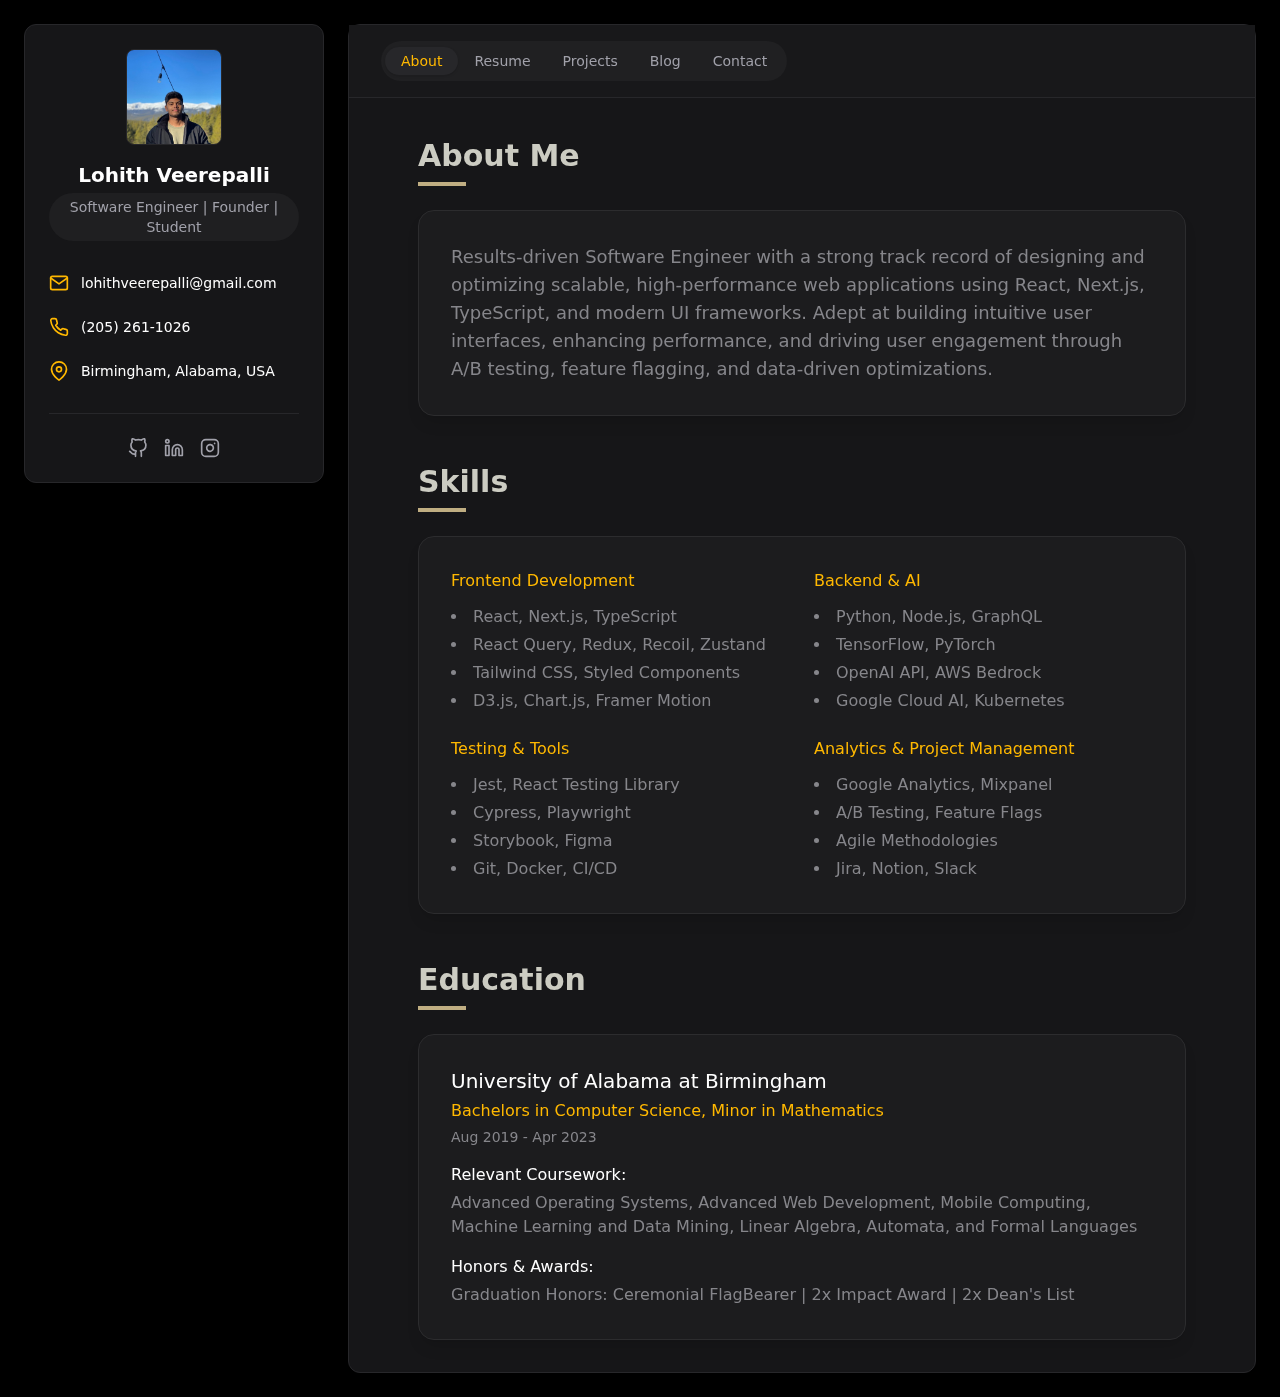
<file: index.html>
<!DOCTYPE html><html lang="en"><head><meta charSet="utf-8"/><meta name="viewport" content="width=device-width, initial-scale=1"/><link rel="preload" as="image" href="/images/1664554723158.jpeg"/><link rel="stylesheet" href="/_next/static/css/89401bded8814b64.css" data-precedence="next"/><link rel="preload" as="script" fetchPriority="low" href="/_next/static/chunks/webpack-ca91b70416cab134.js"/><script src="/_next/static/chunks/4bd1b696-a126eb5db2f70e9f.js" async=""></script><script src="/_next/static/chunks/684-ede138712a35fc87.js" async=""></script><script src="/_next/static/chunks/main-app-2243af217ab81096.js" async=""></script><script src="/_next/static/chunks/671-0e4f66749d748624.js" async=""></script><script src="/_next/static/chunks/app/layout-4f431a79f7c3280d.js" async=""></script><script src="/_next/static/chunks/340-f887e76f21ef2383.js" async=""></script><script src="/_next/static/chunks/app/page-25353832c3f336d0.js" async=""></script><title>Venkata Veerepalli - Portfolio</title><meta name="description" content="Software Engineer | Founder | Student"/><script src="/_next/static/chunks/polyfills-42372ed130431b0a.js" noModule=""></script></head><body><div class="flex flex-col min-h-screen"><main class="flex-1"><div class="min-h-screen bg-black p-4 md:p-6"><div class="flex flex-col lg:flex-row gap-6 max-w-7xl mx-auto"><div class="w-[300px] lg:sticky lg:top-6 lg:self-start"><div class="rounded-xl border text-card-foreground shadow bg-zinc-900/90 border-zinc-800 overflow-hidden"><div class="p-6"><div class="flex flex-col items-center text-center"><img src="/images/1664554723158.jpeg" alt="Lohith Veerepalli" class="w-24 h-24 rounded-lg object-cover border border-zinc-800"/><h1 class="mt-4 text-xl font-semibold text-white">Lohith Veerepalli</h1><div class="text-zinc-400 text-sm mt-1 bg-zinc-800/50 px-4 py-1 rounded-full">Software Engineer | Founder | Student</div></div><div class="mt-8 space-y-6"><div class="flex items-center space-x-3"><svg xmlns="http://www.w3.org/2000/svg" viewBox="0 0 24 24" fill="none" stroke="currentColor" stroke-width="2" stroke-linecap="round" stroke-linejoin="round" class="w-5 h-5 text-[#FFB800]"><path d="M4 4h16c1.1 0 2 .9 2 2v12c0 1.1-.9 2-2 2H4c-1.1 0-2-.9-2-2V6c0-1.1.9-2 2-2z"></path><polyline points="22,6 12,13 2,6"></polyline></svg><a href="mailto:lohithveerepalli@gmail.com" class="text-sm text-white hover:text-[#FFB800] transition-colors">lohithveerepalli@gmail.com</a></div><div class="flex items-center space-x-3"><svg xmlns="http://www.w3.org/2000/svg" viewBox="0 0 24 24" fill="none" stroke="currentColor" stroke-width="2" stroke-linecap="round" stroke-linejoin="round" class="w-5 h-5 text-[#FFB800]"><path d="M22 16.92v3a2 2 0 0 1-2.18 2 19.79 19.79 0 0 1-8.63-3.07 19.5 19.5 0 0 1-6-6 19.79 19.79 0 0 1-3.07-8.67A2 2 0 0 1 4.11 2h3a2 2 0 0 1 2 1.72 12.84 12.84 0 0 0 .7 2.81 2 2 0 0 1-.45 2.11L8.09 9.91a16 16 0 0 0 6 6l1.27-1.27a2 2 0 0 1 2.11-.45 12.84 12.84 0 0 0 2.81.7A2 2 0 0 1 22 16.92z"></path></svg><a href="tel:2052611026" class="text-sm text-white hover:text-[#FFB800] transition-colors">(205) 261-1026</a></div><div class="flex items-center space-x-3"><svg xmlns="http://www.w3.org/2000/svg" viewBox="0 0 24 24" fill="none" stroke="currentColor" stroke-width="2" stroke-linecap="round" stroke-linejoin="round" class="w-5 h-5 text-[#FFB800]"><path d="M21 10c0 7-9 13-9 13s-9-6-9-13a9 9 0 0 1 18 0z"></path><circle cx="12" cy="10" r="3"></circle></svg><span class="text-sm text-white">Birmingham, Alabama, USA</span></div></div><div class="mt-8 pt-6 border-t border-zinc-800 flex justify-center space-x-4"><a href="https://github.com/lohith-3" target="_blank" rel="noopener noreferrer" class="text-zinc-400 hover:text-[#FFB800] transition-colors"><svg xmlns="http://www.w3.org/2000/svg" viewBox="0 0 24 24" fill="none" stroke="currentColor" stroke-width="2" stroke-linecap="round" stroke-linejoin="round" class="w-5 h-5"><path d="M9 19c-5 1.5-5-2.5-7-3m14 6v-3.87a3.37 3.37 0 0 0-.94-2.61c3.14-.35 6.44-1.54 6.44-7A5.44 5.44 0 0 0 20 4.77 5.07 5.07 0 0 0 19.91 1S18.73.65 16 2.48a13.38 13.38 0 0 0-7 0C6.27.65 5.09 1 5.09 1A5.07 5.07 0 0 0 5 4.77a5.44 5.44 0 0 0-1.5 3.78c0 5.42 3.3 6.61 6.44 7A3.37 3.37 0 0 0 9 18.13V22"></path></svg></a><a href="https://www.linkedin.com/in/lohith7" target="_blank" rel="noopener noreferrer" class="text-zinc-400 hover:text-[#FFB800] transition-colors"><svg xmlns="http://www.w3.org/2000/svg" viewBox="0 0 24 24" fill="none" stroke="currentColor" stroke-width="2" stroke-linecap="round" stroke-linejoin="round" class="w-5 h-5"><path d="M16 8a6 6 0 0 1 6 6v7h-4v-7a2 2 0 0 0-2-2 2 2 0 0 0-2 2v7h-4v-7a6 6 0 0 1 6-6z"></path><rect x="2" y="9" width="4" height="12"></rect><circle cx="4" cy="4" r="2"></circle></svg></a><a href="https://instagram.com" target="_blank" rel="noopener noreferrer" class="text-zinc-400 hover:text-[#FFB800] transition-colors"><svg xmlns="http://www.w3.org/2000/svg" viewBox="0 0 24 24" fill="none" stroke="currentColor" stroke-width="2" stroke-linecap="round" stroke-linejoin="round" class="w-5 h-5"><rect x="2" y="2" width="20" height="20" rx="5" ry="5"></rect><path d="M16 11.37A4 4 0 1 1 12.63 8 4 4 0 0 1 16 11.37z"></path><line x1="17.5" y1="6.5" x2="17.51" y2="6.5"></line></svg></a></div></div></div></div><div class="flex-1"><div class="rounded-xl border text-card-foreground shadow bg-zinc-900/90 border-zinc-800"><div dir="ltr" data-orientation="horizontal" class="w-full"><div class="sticky top-0 z-10 px-4 md:px-8 py-4 border-b border-zinc-800 bg-zinc-900/90 backdrop-blur-xl"><div role="tablist" aria-orientation="horizontal" class="inline-flex h-10 items-center justify-center rounded-full bg-zinc-800/50 p-1 text-zinc-400" tabindex="-1" data-orientation="horizontal" style="outline:none"><button type="button" role="tab" aria-selected="true" aria-controls="radix-«Rhrb»-content-about" data-state="active" id="radix-«Rhrb»-trigger-about" class="inline-flex items-center justify-center whitespace-nowrap py-1 text-sm font-medium ring-offset-background transition-all focus-visible:outline-none focus-visible:ring-2 focus-visible:ring-ring focus-visible:ring-offset-2 disabled:pointer-events-none disabled:opacity-50 data-[state=active]:shadow px-4 rounded-full data-[state=active]:text-[#FFB800] data-[state=active]:bg-zinc-800" tabindex="-1" data-orientation="horizontal" data-radix-collection-item="">About</button><button type="button" role="tab" aria-selected="false" aria-controls="radix-«Rhrb»-content-resume" data-state="inactive" id="radix-«Rhrb»-trigger-resume" class="inline-flex items-center justify-center whitespace-nowrap py-1 text-sm font-medium ring-offset-background transition-all focus-visible:outline-none focus-visible:ring-2 focus-visible:ring-ring focus-visible:ring-offset-2 disabled:pointer-events-none disabled:opacity-50 data-[state=active]:shadow px-4 rounded-full data-[state=active]:text-[#FFB800] data-[state=active]:bg-zinc-800" tabindex="-1" data-orientation="horizontal" data-radix-collection-item="">Resume</button><button type="button" role="tab" aria-selected="false" aria-controls="radix-«Rhrb»-content-projects" data-state="inactive" id="radix-«Rhrb»-trigger-projects" class="inline-flex items-center justify-center whitespace-nowrap py-1 text-sm font-medium ring-offset-background transition-all focus-visible:outline-none focus-visible:ring-2 focus-visible:ring-ring focus-visible:ring-offset-2 disabled:pointer-events-none disabled:opacity-50 data-[state=active]:shadow px-4 rounded-full data-[state=active]:text-[#FFB800] data-[state=active]:bg-zinc-800" tabindex="-1" data-orientation="horizontal" data-radix-collection-item="">Projects</button><button type="button" role="tab" aria-selected="false" aria-controls="radix-«Rhrb»-content-blog" data-state="inactive" id="radix-«Rhrb»-trigger-blog" class="inline-flex items-center justify-center whitespace-nowrap py-1 text-sm font-medium ring-offset-background transition-all focus-visible:outline-none focus-visible:ring-2 focus-visible:ring-ring focus-visible:ring-offset-2 disabled:pointer-events-none disabled:opacity-50 data-[state=active]:shadow px-4 rounded-full data-[state=active]:text-[#FFB800] data-[state=active]:bg-zinc-800" tabindex="-1" data-orientation="horizontal" data-radix-collection-item="">Blog</button><button type="button" role="tab" aria-selected="false" aria-controls="radix-«Rhrb»-content-contact" data-state="inactive" id="radix-«Rhrb»-trigger-contact" class="inline-flex items-center justify-center whitespace-nowrap py-1 text-sm font-medium ring-offset-background transition-all focus-visible:outline-none focus-visible:ring-2 focus-visible:ring-ring focus-visible:ring-offset-2 disabled:pointer-events-none disabled:opacity-50 data-[state=active]:shadow px-4 rounded-full data-[state=active]:text-[#FFB800] data-[state=active]:bg-zinc-800" tabindex="-1" data-orientation="horizontal" data-radix-collection-item="">Contact</button></div></div><div class="p-6 md:p-8"><div data-state="active" data-orientation="horizontal" role="tabpanel" aria-labelledby="radix-«Rhrb»-trigger-about" id="radix-«Rhrb»-content-about" tabindex="0" class="mt-2 ring-offset-background focus-visible:outline-none focus-visible:ring-2 focus-visible:ring-ring focus-visible:ring-offset-2" style="animation-duration:0s"><div class="space-y-12 px-4"><section class="animate-fadeIn max-w-3xl mx-auto" style="animation-delay:0.1s"><h2 class="section-heading text-3xl font-semibold mb-6">About Me</h2><div class="text-card-foreground bg-[#1C1C1E] border border-[#2C2C2E] shadow-lg rounded-2xl overflow-hidden backdrop-blur-sm"><div class="p-8"><div class="text-[#86868B] space-y-4 text-lg"><p>Results-driven Software Engineer with a strong track record of designing and optimizing scalable, high-performance web applications using React, Next.js, TypeScript, and modern UI frameworks. Adept at building intuitive user interfaces, enhancing performance, and driving user engagement through A/B testing, feature flagging, and data-driven optimizations.</p></div></div></div></section><section class="animate-fadeIn max-w-3xl mx-auto" style="animation-delay:0.2s"><h2 class="section-heading text-3xl font-semibold mb-6">Skills</h2><div class="text-card-foreground bg-[#1C1C1E] border border-[#2C2C2E] shadow-lg rounded-2xl overflow-hidden backdrop-blur-sm"><div class="p-8"><div class="grid grid-cols-1 md:grid-cols-2 gap-6 text-[#86868B]"><div><h3 class="text-[#FFB800] font-medium mb-3">Frontend Development</h3><ul class="list-disc list-inside space-y-1"><li>React, Next.js, TypeScript</li><li>React Query, Redux, Recoil, Zustand</li><li>Tailwind CSS, Styled Components</li><li>D3.js, Chart.js, Framer Motion</li></ul></div><div><h3 class="text-[#FFB800] font-medium mb-3">Backend &amp; AI</h3><ul class="list-disc list-inside space-y-1"><li>Python, Node.js, GraphQL</li><li>TensorFlow, PyTorch</li><li>OpenAI API, AWS Bedrock</li><li>Google Cloud AI, Kubernetes</li></ul></div><div><h3 class="text-[#FFB800] font-medium mb-3">Testing &amp; Tools</h3><ul class="list-disc list-inside space-y-1"><li>Jest, React Testing Library</li><li>Cypress, Playwright</li><li>Storybook, Figma</li><li>Git, Docker, CI/CD</li></ul></div><div><h3 class="text-[#FFB800] font-medium mb-3">Analytics &amp; Project Management</h3><ul class="list-disc list-inside space-y-1"><li>Google Analytics, Mixpanel</li><li>A/B Testing, Feature Flags</li><li>Agile Methodologies</li><li>Jira, Notion, Slack</li></ul></div></div></div></div></section><section class="animate-fadeIn max-w-3xl mx-auto" style="animation-delay:0.3s"><h2 class="section-heading text-3xl font-semibold mb-6">Education</h2><div class="text-card-foreground bg-[#1C1C1E] border border-[#2C2C2E] shadow-lg rounded-2xl overflow-hidden backdrop-blur-sm"><div class="p-8"><div class="text-[#86868B] space-y-4"><div><h3 class="text-white text-xl font-medium">University of Alabama at Birmingham</h3><p class="text-[#FFB800] mt-1">Bachelors in Computer Science, Minor in Mathematics</p><p class="text-sm mt-1">Aug 2019 - Apr 2023</p><div class="mt-4"><p class="font-medium text-white">Relevant Coursework:</p><p class="mt-1">Advanced Operating Systems, Advanced Web Development, Mobile Computing, Machine Learning and Data Mining, Linear Algebra, Automata, and Formal Languages</p></div><div class="mt-4"><p class="font-medium text-white">Honors &amp; Awards:</p><p class="mt-1">Graduation Honors: Ceremonial FlagBearer | 2x Impact Award | 2x Dean&#x27;s List</p></div></div></div></div></div></section></div></div><div data-state="inactive" data-orientation="horizontal" role="tabpanel" aria-labelledby="radix-«Rhrb»-trigger-resume" hidden="" id="radix-«Rhrb»-content-resume" tabindex="0" class="mt-2 ring-offset-background focus-visible:outline-none focus-visible:ring-2 focus-visible:ring-ring focus-visible:ring-offset-2"></div><div data-state="inactive" data-orientation="horizontal" role="tabpanel" aria-labelledby="radix-«Rhrb»-trigger-projects" hidden="" id="radix-«Rhrb»-content-projects" tabindex="0" class="mt-2 ring-offset-background focus-visible:outline-none focus-visible:ring-2 focus-visible:ring-ring focus-visible:ring-offset-2"></div><div data-state="inactive" data-orientation="horizontal" role="tabpanel" aria-labelledby="radix-«Rhrb»-trigger-blog" hidden="" id="radix-«Rhrb»-content-blog" tabindex="0" class="mt-2 ring-offset-background focus-visible:outline-none focus-visible:ring-2 focus-visible:ring-ring focus-visible:ring-offset-2"></div><div data-state="inactive" data-orientation="horizontal" role="tabpanel" aria-labelledby="radix-«Rhrb»-trigger-contact" hidden="" id="radix-«Rhrb»-content-contact" tabindex="0" class="mt-2 ring-offset-background focus-visible:outline-none focus-visible:ring-2 focus-visible:ring-ring focus-visible:ring-offset-2"></div></div></div></div></div></div></div></main></div><section aria-label="Notifications alt+T" tabindex="-1" aria-live="polite" aria-relevant="additions text" aria-atomic="false"></section><script src="/_next/static/chunks/webpack-ca91b70416cab134.js" async=""></script><script>(self.__next_f=self.__next_f||[]).push([0])</script><script>self.__next_f.push([1,"1:\"$Sreact.fragment\"\n2:I[7555,[],\"\"]\n3:I[1295,[],\"\"]\n4:I[6671,[\"671\",\"static/chunks/671-0e4f66749d748624.js\",\"177\",\"static/chunks/app/layout-4f431a79f7c3280d.js\"],\"Toaster\"]\n5:I[894,[],\"ClientPageRoot\"]\n6:I[9443,[\"340\",\"static/chunks/340-f887e76f21ef2383.js\",\"974\",\"static/chunks/app/page-25353832c3f336d0.js\"],\"default\"]\n9:I[9665,[],\"OutletBoundary\"]\nc:I[9665,[],\"ViewportBoundary\"]\ne:I[9665,[],\"MetadataBoundary\"]\n10:I[6614,[],\"\"]\n:HL[\"/_next/static/css/89401bded8814b64.css\",\"style\"]\n"])</script><script>self.__next_f.push([1,"0:{\"P\":null,\"b\":\"sCTkH-e2M9404tGJoNjQl\",\"p\":\"\",\"c\":[\"\",\"\"],\"i\":false,\"f\":[[[\"\",{\"children\":[\"__PAGE__\",{}]},\"$undefined\",\"$undefined\",true],[\"\",[\"$\",\"$1\",\"c\",{\"children\":[[[\"$\",\"link\",\"0\",{\"rel\":\"stylesheet\",\"href\":\"/_next/static/css/89401bded8814b64.css\",\"precedence\":\"next\",\"crossOrigin\":\"$undefined\",\"nonce\":\"$undefined\"}]],[\"$\",\"html\",null,{\"lang\":\"en\",\"children\":[\"$\",\"body\",null,{\"children\":[[\"$\",\"div\",null,{\"className\":\"flex flex-col min-h-screen\",\"children\":[\"$\",\"main\",null,{\"className\":\"flex-1\",\"children\":[\"$\",\"$L2\",null,{\"parallelRouterKey\":\"children\",\"error\":\"$undefined\",\"errorStyles\":\"$undefined\",\"errorScripts\":\"$undefined\",\"template\":[\"$\",\"$L3\",null,{}],\"templateStyles\":\"$undefined\",\"templateScripts\":\"$undefined\",\"notFound\":[[[\"$\",\"title\",null,{\"children\":\"404: This page could not be found.\"}],[\"$\",\"div\",null,{\"style\":{\"fontFamily\":\"system-ui,\\\"Segoe UI\\\",Roboto,Helvetica,Arial,sans-serif,\\\"Apple Color Emoji\\\",\\\"Segoe UI Emoji\\\"\",\"height\":\"100vh\",\"textAlign\":\"center\",\"display\":\"flex\",\"flexDirection\":\"column\",\"alignItems\":\"center\",\"justifyContent\":\"center\"},\"children\":[\"$\",\"div\",null,{\"children\":[[\"$\",\"style\",null,{\"dangerouslySetInnerHTML\":{\"__html\":\"body{color:#000;background:#fff;margin:0}.next-error-h1{border-right:1px solid rgba(0,0,0,.3)}@media (prefers-color-scheme:dark){body{color:#fff;background:#000}.next-error-h1{border-right:1px solid rgba(255,255,255,.3)}}\"}}],[\"$\",\"h1\",null,{\"className\":\"next-error-h1\",\"style\":{\"display\":\"inline-block\",\"margin\":\"0 20px 0 0\",\"padding\":\"0 23px 0 0\",\"fontSize\":24,\"fontWeight\":500,\"verticalAlign\":\"top\",\"lineHeight\":\"49px\"},\"children\":404}],[\"$\",\"div\",null,{\"style\":{\"display\":\"inline-block\"},\"children\":[\"$\",\"h2\",null,{\"style\":{\"fontSize\":14,\"fontWeight\":400,\"lineHeight\":\"49px\",\"margin\":0},\"children\":\"This page could not be found.\"}]}]]}]}]],[]],\"forbidden\":\"$undefined\",\"unauthorized\":\"$undefined\"}]}]}],[\"$\",\"$L4\",null,{\"position\":\"bottom-right\"}]]}]}]]}],{\"children\":[\"__PAGE__\",[\"$\",\"$1\",\"c\",{\"children\":[[\"$\",\"$L5\",null,{\"Component\":\"$6\",\"searchParams\":{},\"params\":{},\"promises\":[\"$@7\",\"$@8\"]}],\"$undefined\",null,[\"$\",\"$L9\",null,{\"children\":[\"$La\",\"$Lb\",null]}]]}],{},null,false]},null,false],[\"$\",\"$1\",\"h\",{\"children\":[null,[\"$\",\"$1\",\"Vja93_wwWiQLKySbBxl02\",{\"children\":[[\"$\",\"$Lc\",null,{\"children\":\"$Ld\"}],null]}],[\"$\",\"$Le\",null,{\"children\":\"$Lf\"}]]}],false]],\"m\":\"$undefined\",\"G\":[\"$10\",\"$undefined\"],\"s\":false,\"S\":true}\n"])</script><script>self.__next_f.push([1,"7:{}\n8:{}\n"])</script><script>self.__next_f.push([1,"d:[[\"$\",\"meta\",\"0\",{\"charSet\":\"utf-8\"}],[\"$\",\"meta\",\"1\",{\"name\":\"viewport\",\"content\":\"width=device-width, initial-scale=1\"}]]\na:null\n"])</script><script>self.__next_f.push([1,"b:null\nf:[[\"$\",\"title\",\"0\",{\"children\":\"Venkata Veerepalli - Portfolio\"}],[\"$\",\"meta\",\"1\",{\"name\":\"description\",\"content\":\"Software Engineer | Founder | Student\"}]]\n"])</script></body></html>
</file>
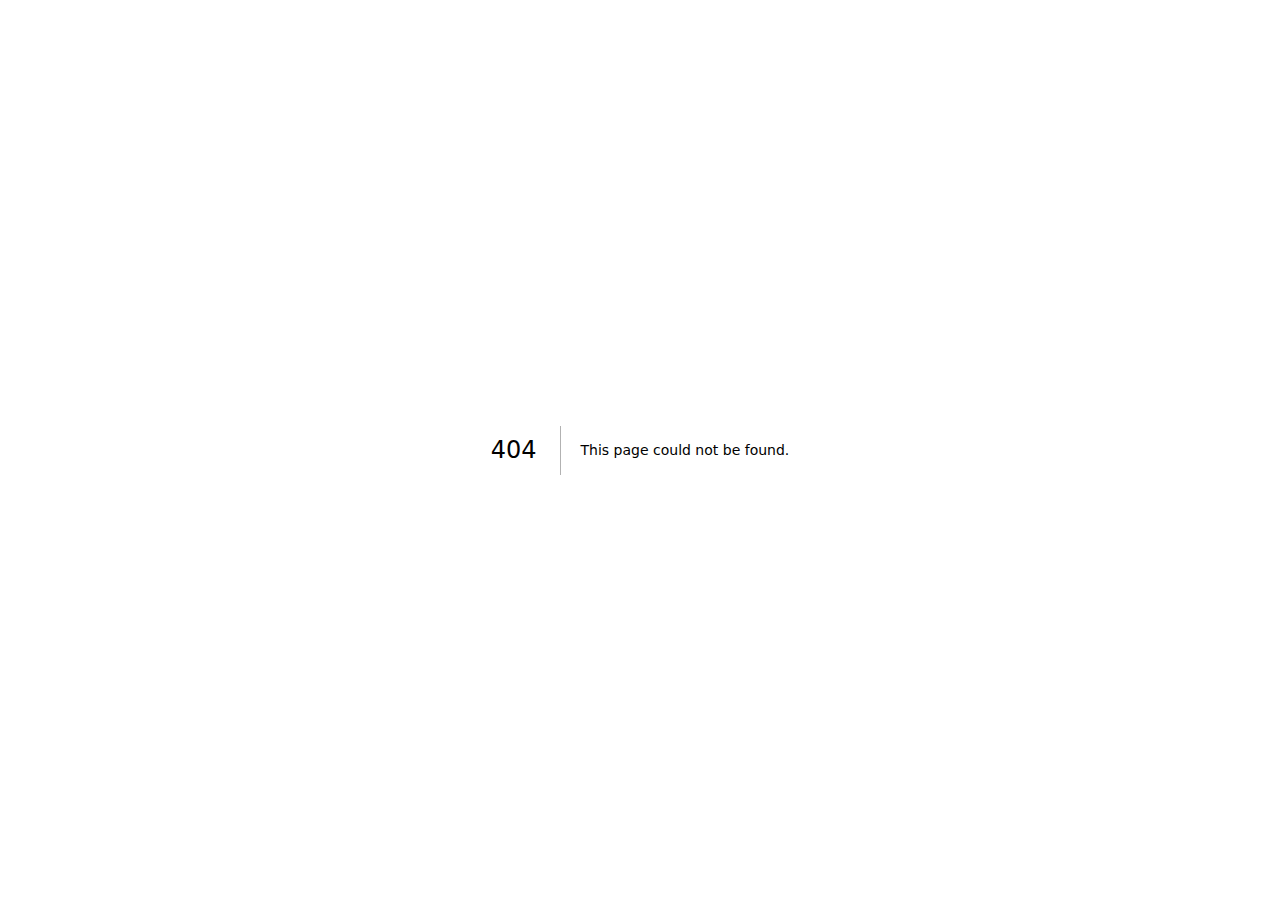
<file: 404/index.html>
<!DOCTYPE html><html lang="en"><head><meta charSet="utf-8"/><meta name="viewport" content="width=device-width, initial-scale=1"/><link rel="stylesheet" href="/_next/static/css/89401bded8814b64.css" data-precedence="next"/><link rel="preload" as="script" fetchPriority="low" href="/_next/static/chunks/webpack-ca91b70416cab134.js"/><script src="/_next/static/chunks/4bd1b696-a126eb5db2f70e9f.js" async=""></script><script src="/_next/static/chunks/684-ede138712a35fc87.js" async=""></script><script src="/_next/static/chunks/main-app-2243af217ab81096.js" async=""></script><script src="/_next/static/chunks/671-0e4f66749d748624.js" async=""></script><script src="/_next/static/chunks/app/layout-4f431a79f7c3280d.js" async=""></script><meta name="robots" content="noindex"/><title>404: This page could not be found.</title><title>Venkata Veerepalli - Portfolio</title><meta name="description" content="Software Engineer | Founder | Student"/><script src="/_next/static/chunks/polyfills-42372ed130431b0a.js" noModule=""></script></head><body><div class="flex flex-col min-h-screen"><main class="flex-1"><div style="font-family:system-ui,&quot;Segoe UI&quot;,Roboto,Helvetica,Arial,sans-serif,&quot;Apple Color Emoji&quot;,&quot;Segoe UI Emoji&quot;;height:100vh;text-align:center;display:flex;flex-direction:column;align-items:center;justify-content:center"><div><style>body{color:#000;background:#fff;margin:0}.next-error-h1{border-right:1px solid rgba(0,0,0,.3)}@media (prefers-color-scheme:dark){body{color:#fff;background:#000}.next-error-h1{border-right:1px solid rgba(255,255,255,.3)}}</style><h1 class="next-error-h1" style="display:inline-block;margin:0 20px 0 0;padding:0 23px 0 0;font-size:24px;font-weight:500;vertical-align:top;line-height:49px">404</h1><div style="display:inline-block"><h2 style="font-size:14px;font-weight:400;line-height:49px;margin:0">This page could not be found.</h2></div></div></div></main></div><section aria-label="Notifications alt+T" tabindex="-1" aria-live="polite" aria-relevant="additions text" aria-atomic="false"></section><script src="/_next/static/chunks/webpack-ca91b70416cab134.js" async=""></script><script>(self.__next_f=self.__next_f||[]).push([0])</script><script>self.__next_f.push([1,"1:\"$Sreact.fragment\"\n2:I[7555,[],\"\"]\n3:I[1295,[],\"\"]\n4:I[6671,[\"671\",\"static/chunks/671-0e4f66749d748624.js\",\"177\",\"static/chunks/app/layout-4f431a79f7c3280d.js\"],\"Toaster\"]\n5:I[9665,[],\"OutletBoundary\"]\n8:I[9665,[],\"ViewportBoundary\"]\na:I[9665,[],\"MetadataBoundary\"]\nc:I[6614,[],\"\"]\n:HL[\"/_next/static/css/89401bded8814b64.css\",\"style\"]\n"])</script><script>self.__next_f.push([1,"0:{\"P\":null,\"b\":\"sCTkH-e2M9404tGJoNjQl\",\"p\":\"\",\"c\":[\"\",\"_not-found\",\"\"],\"i\":false,\"f\":[[[\"\",{\"children\":[\"/_not-found\",{\"children\":[\"__PAGE__\",{}]}]},\"$undefined\",\"$undefined\",true],[\"\",[\"$\",\"$1\",\"c\",{\"children\":[[[\"$\",\"link\",\"0\",{\"rel\":\"stylesheet\",\"href\":\"/_next/static/css/89401bded8814b64.css\",\"precedence\":\"next\",\"crossOrigin\":\"$undefined\",\"nonce\":\"$undefined\"}]],[\"$\",\"html\",null,{\"lang\":\"en\",\"children\":[\"$\",\"body\",null,{\"children\":[[\"$\",\"div\",null,{\"className\":\"flex flex-col min-h-screen\",\"children\":[\"$\",\"main\",null,{\"className\":\"flex-1\",\"children\":[\"$\",\"$L2\",null,{\"parallelRouterKey\":\"children\",\"error\":\"$undefined\",\"errorStyles\":\"$undefined\",\"errorScripts\":\"$undefined\",\"template\":[\"$\",\"$L3\",null,{}],\"templateStyles\":\"$undefined\",\"templateScripts\":\"$undefined\",\"notFound\":[[[\"$\",\"title\",null,{\"children\":\"404: This page could not be found.\"}],[\"$\",\"div\",null,{\"style\":{\"fontFamily\":\"system-ui,\\\"Segoe UI\\\",Roboto,Helvetica,Arial,sans-serif,\\\"Apple Color Emoji\\\",\\\"Segoe UI Emoji\\\"\",\"height\":\"100vh\",\"textAlign\":\"center\",\"display\":\"flex\",\"flexDirection\":\"column\",\"alignItems\":\"center\",\"justifyContent\":\"center\"},\"children\":[\"$\",\"div\",null,{\"children\":[[\"$\",\"style\",null,{\"dangerouslySetInnerHTML\":{\"__html\":\"body{color:#000;background:#fff;margin:0}.next-error-h1{border-right:1px solid rgba(0,0,0,.3)}@media (prefers-color-scheme:dark){body{color:#fff;background:#000}.next-error-h1{border-right:1px solid rgba(255,255,255,.3)}}\"}}],[\"$\",\"h1\",null,{\"className\":\"next-error-h1\",\"style\":{\"display\":\"inline-block\",\"margin\":\"0 20px 0 0\",\"padding\":\"0 23px 0 0\",\"fontSize\":24,\"fontWeight\":500,\"verticalAlign\":\"top\",\"lineHeight\":\"49px\"},\"children\":404}],[\"$\",\"div\",null,{\"style\":{\"display\":\"inline-block\"},\"children\":[\"$\",\"h2\",null,{\"style\":{\"fontSize\":14,\"fontWeight\":400,\"lineHeight\":\"49px\",\"margin\":0},\"children\":\"This page could not be found.\"}]}]]}]}]],[]],\"forbidden\":\"$undefined\",\"unauthorized\":\"$undefined\"}]}]}],[\"$\",\"$L4\",null,{\"position\":\"bottom-right\"}]]}]}]]}],{\"children\":[\"/_not-found\",[\"$\",\"$1\",\"c\",{\"children\":[null,[\"$\",\"$L2\",null,{\"parallelRouterKey\":\"children\",\"error\":\"$undefined\",\"errorStyles\":\"$undefined\",\"errorScripts\":\"$undefined\",\"template\":[\"$\",\"$L3\",null,{}],\"templateStyles\":\"$undefined\",\"templateScripts\":\"$undefined\",\"notFound\":\"$undefined\",\"forbidden\":\"$undefined\",\"unauthorized\":\"$undefined\"}]]}],{\"children\":[\"__PAGE__\",[\"$\",\"$1\",\"c\",{\"children\":[[[\"$\",\"title\",null,{\"children\":\"404: This page could not be found.\"}],[\"$\",\"div\",null,{\"style\":\"$0:f:0:1:1:props:children:1:props:children:props:children:0:props:children:props:children:props:notFound:0:1:props:style\",\"children\":[\"$\",\"div\",null,{\"children\":[[\"$\",\"style\",null,{\"dangerouslySetInnerHTML\":{\"__html\":\"body{color:#000;background:#fff;margin:0}.next-error-h1{border-right:1px solid rgba(0,0,0,.3)}@media (prefers-color-scheme:dark){body{color:#fff;background:#000}.next-error-h1{border-right:1px solid rgba(255,255,255,.3)}}\"}}],[\"$\",\"h1\",null,{\"className\":\"next-error-h1\",\"style\":\"$0:f:0:1:1:props:children:1:props:children:props:children:0:props:children:props:children:props:notFound:0:1:props:children:props:children:1:props:style\",\"children\":404}],[\"$\",\"div\",null,{\"style\":\"$0:f:0:1:1:props:children:1:props:children:props:children:0:props:children:props:children:props:notFound:0:1:props:children:props:children:2:props:style\",\"children\":[\"$\",\"h2\",null,{\"style\":\"$0:f:0:1:1:props:children:1:props:children:props:children:0:props:children:props:children:props:notFound:0:1:props:children:props:children:2:props:children:props:style\",\"children\":\"This page could not be found.\"}]}]]}]}]],\"$undefined\",null,[\"$\",\"$L5\",null,{\"children\":[\"$L6\",\"$L7\",null]}]]}],{},null,false]},null,false]},null,false],[\"$\",\"$1\",\"h\",{\"children\":[[\"$\",\"meta\",null,{\"name\":\"robots\",\"content\":\"noindex\"}],[\"$\",\"$1\",\"6eLqvas-pmTnyhMELwf5E\",{\"children\":[[\"$\",\"$L8\",null,{\"children\":\"$L9\"}],null]}],[\"$\",\"$La\",null,{\"children\":\"$Lb\"}]]}],false]],\"m\":\"$undefined\",\"G\":[\"$c\",\"$undefined\"],\"s\":false,\"S\":true}\n"])</script><script>self.__next_f.push([1,"9:[[\"$\",\"meta\",\"0\",{\"charSet\":\"utf-8\"}],[\"$\",\"meta\",\"1\",{\"name\":\"viewport\",\"content\":\"width=device-width, initial-scale=1\"}]]\n6:null\n"])</script><script>self.__next_f.push([1,"7:null\nb:[[\"$\",\"title\",\"0\",{\"children\":\"Venkata Veerepalli - Portfolio\"}],[\"$\",\"meta\",\"1\",{\"name\":\"description\",\"content\":\"Software Engineer | Founder | Student\"}]]\n"])</script></body></html>
</file>
<file: _next/static/css/89401bded8814b64.css>
*,:after,:before{--tw-border-spacing-x:0;--tw-border-spacing-y:0;--tw-translate-x:0;--tw-translate-y:0;--tw-rotate:0;--tw-skew-x:0;--tw-skew-y:0;--tw-scale-x:1;--tw-scale-y:1;--tw-pan-x: ;--tw-pan-y: ;--tw-pinch-zoom: ;--tw-scroll-snap-strictness:proximity;--tw-gradient-from-position: ;--tw-gradient-via-position: ;--tw-gradient-to-position: ;--tw-ordinal: ;--tw-slashed-zero: ;--tw-numeric-figure: ;--tw-numeric-spacing: ;--tw-numeric-fraction: ;--tw-ring-inset: ;--tw-ring-offset-width:0px;--tw-ring-offset-color:#fff;--tw-ring-color:rgb(59 130 246/0.5);--tw-ring-offset-shadow:0 0 #0000;--tw-ring-shadow:0 0 #0000;--tw-shadow:0 0 #0000;--tw-shadow-colored:0 0 #0000;--tw-blur: ;--tw-brightness: ;--tw-contrast: ;--tw-grayscale: ;--tw-hue-rotate: ;--tw-invert: ;--tw-saturate: ;--tw-sepia: ;--tw-drop-shadow: ;--tw-backdrop-blur: ;--tw-backdrop-brightness: ;--tw-backdrop-contrast: ;--tw-backdrop-grayscale: ;--tw-backdrop-hue-rotate: ;--tw-backdrop-invert: ;--tw-backdrop-opacity: ;--tw-backdrop-saturate: ;--tw-backdrop-sepia: ;--tw-contain-size: ;--tw-contain-layout: ;--tw-contain-paint: ;--tw-contain-style: }::backdrop{--tw-border-spacing-x:0;--tw-border-spacing-y:0;--tw-translate-x:0;--tw-translate-y:0;--tw-rotate:0;--tw-skew-x:0;--tw-skew-y:0;--tw-scale-x:1;--tw-scale-y:1;--tw-pan-x: ;--tw-pan-y: ;--tw-pinch-zoom: ;--tw-scroll-snap-strictness:proximity;--tw-gradient-from-position: ;--tw-gradient-via-position: ;--tw-gradient-to-position: ;--tw-ordinal: ;--tw-slashed-zero: ;--tw-numeric-figure: ;--tw-numeric-spacing: ;--tw-numeric-fraction: ;--tw-ring-inset: ;--tw-ring-offset-width:0px;--tw-ring-offset-color:#fff;--tw-ring-color:rgb(59 130 246/0.5);--tw-ring-offset-shadow:0 0 #0000;--tw-ring-shadow:0 0 #0000;--tw-shadow:0 0 #0000;--tw-shadow-colored:0 0 #0000;--tw-blur: ;--tw-brightness: ;--tw-contrast: ;--tw-grayscale: ;--tw-hue-rotate: ;--tw-invert: ;--tw-saturate: ;--tw-sepia: ;--tw-drop-shadow: ;--tw-backdrop-blur: ;--tw-backdrop-brightness: ;--tw-backdrop-contrast: ;--tw-backdrop-grayscale: ;--tw-backdrop-hue-rotate: ;--tw-backdrop-invert: ;--tw-backdrop-opacity: ;--tw-backdrop-saturate: ;--tw-backdrop-sepia: ;--tw-contain-size: ;--tw-contain-layout: ;--tw-contain-paint: ;--tw-contain-style: }/*
! tailwindcss v3.4.17 | MIT License | https://tailwindcss.com
*/*,:after,:before{box-sizing:border-box;border:0 solid #e5e7eb}:after,:before{--tw-content:""}:host,html{line-height:1.5;-webkit-text-size-adjust:100%;-moz-tab-size:4;tab-size:4;font-family:Poppins,ui-sans-serif,system-ui,sans-serif,Apple Color Emoji,Segoe UI Emoji,Segoe UI Symbol,Noto Color Emoji;font-feature-settings:normal;font-variation-settings:normal;-webkit-tap-highlight-color:transparent}body{margin:0;line-height:inherit}hr{height:0;color:inherit;border-top-width:1px}abbr:where([title]){text-decoration:underline dotted}h1,h2,h3,h4,h5,h6{font-size:inherit;font-weight:inherit}a{color:inherit;text-decoration:inherit}b,strong{font-weight:bolder}code,kbd,pre,samp{font-family:ui-monospace,SFMono-Regular,Menlo,Monaco,Consolas,Liberation Mono,Courier New,monospace;font-feature-settings:normal;font-variation-settings:normal;font-size:1em}small{font-size:80%}sub,sup{font-size:75%;line-height:0;position:relative;vertical-align:baseline}sub{bottom:-.25em}sup{top:-.5em}table{text-indent:0;border-color:inherit;border-collapse:collapse}button,input,optgroup,select,textarea{font-family:inherit;font-feature-settings:inherit;font-variation-settings:inherit;font-size:100%;font-weight:inherit;line-height:inherit;letter-spacing:inherit;color:inherit;margin:0;padding:0}button,select{text-transform:none}button,input:where([type=button]),input:where([type=reset]),input:where([type=submit]){-webkit-appearance:button;background-color:transparent;background-image:none}:-moz-focusring{outline:auto}:-moz-ui-invalid{box-shadow:none}progress{vertical-align:baseline}::-webkit-inner-spin-button,::-webkit-outer-spin-button{height:auto}[type=search]{-webkit-appearance:textfield;outline-offset:-2px}::-webkit-search-decoration{-webkit-appearance:none}::-webkit-file-upload-button{-webkit-appearance:button;font:inherit}summary{display:list-item}blockquote,dd,dl,figure,h1,h2,h3,h4,h5,h6,hr,p,pre{margin:0}fieldset{margin:0}fieldset,legend{padding:0}menu,ol,ul{list-style:none;margin:0;padding:0}dialog{padding:0}textarea{resize:vertical}input::placeholder,textarea::placeholder{opacity:1;color:#9ca3af}[role=button],button{cursor:pointer}:disabled{cursor:default}audio,canvas,embed,iframe,img,object,svg,video{display:block;vertical-align:middle}img,video{max-width:100%;height:auto}[hidden]:where(:not([hidden=until-found])){display:none}:root{--background:0 0% 11%;--foreground:60 9% 78%;--card:0 0% 15%;--card-foreground:60 9% 78%;--popover:0 0% 15%;--popover-foreground:60 9% 78%;--primary:43 33% 63%;--primary-foreground:0 0% 11%;--secondary:214 24% 31%;--secondary-foreground:60 9% 78%;--muted:13 5% 43%;--muted-foreground:60 9% 78%;--accent:43 33% 63%;--accent-foreground:0 0% 11%;--destructive:0 84.2% 60.2%;--destructive-foreground:60 9% 98%;--border:13 5% 43%;--input:13 5% 43%;--ring:43 33% 63%;--radius:0.5rem}*{border-color:hsl(var(--border))}body{background-color:hsl(var(--background));color:hsl(var(--foreground));font-feature-settings:"rlig" 1,"calt" 1}.container{width:100%;margin-right:auto;margin-left:auto;padding-right:2rem;padding-left:2rem}@media (min-width:1400px){.container{max-width:1400px}}.section-heading{position:relative;margin-bottom:1.5rem;font-size:1.875rem;line-height:2.25rem;font-weight:500;color:hsl(var(--foreground))}.section-heading:after{content:"";margin-top:.5rem;display:block;height:.25rem;width:3rem;background-color:hsl(var(--primary))}.card-hover{transition-property:all;transition-timing-function:cubic-bezier(.4,0,.2,1);transition-duration:.3s;animation-duration:.3s}.card-hover:hover{--tw-translate-y:-0.25rem;transform:translate(var(--tw-translate-x),var(--tw-translate-y)) rotate(var(--tw-rotate)) skewX(var(--tw-skew-x)) skewY(var(--tw-skew-y)) scaleX(var(--tw-scale-x)) scaleY(var(--tw-scale-y));--tw-shadow:0 10px 15px -3px rgb(0 0 0/0.1),0 4px 6px -4px rgb(0 0 0/0.1);--tw-shadow-colored:0 10px 15px -3px var(--tw-shadow-color),0 4px 6px -4px var(--tw-shadow-color);box-shadow:var(--tw-ring-offset-shadow,0 0 #0000),var(--tw-ring-shadow,0 0 #0000),var(--tw-shadow);--tw-shadow-color:hsl(var(--primary)/0.1);--tw-shadow:var(--tw-shadow-colored)}.animate-fadeIn{animation:fadeIn .5s ease-out forwards}.sr-only{position:absolute;width:1px;height:1px;padding:0;margin:-1px;overflow:hidden;clip:rect(0,0,0,0);white-space:nowrap;border-width:0}.fixed{position:fixed}.absolute{position:absolute}.relative{position:relative}.sticky{position:sticky}.inset-0{inset:0}.inset-x-0{left:0;right:0}.inset-y-0{top:0;bottom:0}.-left-8{left:-2rem}.bottom-0{bottom:0}.left-0{left:0}.right-0{right:0}.right-4{right:1rem}.top-0{top:0}.top-1{top:.25rem}.top-4{top:1rem}.z-10{z-index:10}.z-50{z-index:50}.mx-auto{margin-left:auto;margin-right:auto}.mb-3{margin-bottom:.75rem}.mb-6{margin-bottom:1.5rem}.mb-8{margin-bottom:2rem}.mt-1{margin-top:.25rem}.mt-2{margin-top:.5rem}.mt-4{margin-top:1rem}.mt-6{margin-top:1.5rem}.mt-8{margin-top:2rem}.line-clamp-3{overflow:hidden;display:-webkit-box;-webkit-box-orient:vertical;-webkit-line-clamp:3}.block{display:block}.inline-block{display:inline-block}.flex{display:flex}.inline-flex{display:inline-flex}.grid{display:grid}.hidden{display:none}.aspect-square{aspect-ratio:1/1}.h-10{height:2.5rem}.h-16{height:4rem}.h-24{height:6rem}.h-32{height:8rem}.h-4{height:1rem}.h-40{height:10rem}.h-5{height:1.25rem}.h-8{height:2rem}.h-9{height:2.25rem}.h-\[1px\]{height:1px}.h-full{height:100%}.min-h-screen{min-height:100vh}.w-10{width:2.5rem}.w-16{width:4rem}.w-24{width:6rem}.w-3\/4{width:75%}.w-32{width:8rem}.w-4{width:1rem}.w-5{width:1.25rem}.w-64{width:16rem}.w-9{width:2.25rem}.w-\[1px\]{width:1px}.w-\[300px\]{width:300px}.w-full{width:100%}.max-w-2xl{max-width:42rem}.max-w-3xl{max-width:48rem}.max-w-5xl{max-width:64rem}.max-w-7xl{max-width:80rem}.flex-1{flex:1 1 0%}.flex-shrink-0,.shrink-0{flex-shrink:0}.origin-\[--radix-hover-card-content-transform-origin\]{transform-origin:var(--radix-hover-card-content-transform-origin)}.resize{resize:both}.list-inside{list-style-position:inside}.list-disc{list-style-type:disc}.grid-cols-1{grid-template-columns:repeat(1,minmax(0,1fr))}.flex-col{flex-direction:column}.flex-col-reverse{flex-direction:column-reverse}.items-center{align-items:center}.justify-center{justify-content:center}.justify-between{justify-content:space-between}.gap-2{gap:.5rem}.gap-4{gap:1rem}.gap-6{gap:1.5rem}.space-x-3>:not([hidden])~:not([hidden]){--tw-space-x-reverse:0;margin-right:calc(.75rem * var(--tw-space-x-reverse));margin-left:calc(.75rem * calc(1 - var(--tw-space-x-reverse)))}.space-x-4>:not([hidden])~:not([hidden]){--tw-space-x-reverse:0;margin-right:calc(1rem * var(--tw-space-x-reverse));margin-left:calc(1rem * calc(1 - var(--tw-space-x-reverse)))}.space-y-1>:not([hidden])~:not([hidden]){--tw-space-y-reverse:0;margin-top:calc(.25rem * calc(1 - var(--tw-space-y-reverse)));margin-bottom:calc(.25rem * var(--tw-space-y-reverse))}.space-y-1\.5>:not([hidden])~:not([hidden]){--tw-space-y-reverse:0;margin-top:calc(.375rem * calc(1 - var(--tw-space-y-reverse)));margin-bottom:calc(.375rem * var(--tw-space-y-reverse))}.space-y-10>:not([hidden])~:not([hidden]){--tw-space-y-reverse:0;margin-top:calc(2.5rem * calc(1 - var(--tw-space-y-reverse)));margin-bottom:calc(2.5rem * var(--tw-space-y-reverse))}.space-y-12>:not([hidden])~:not([hidden]){--tw-space-y-reverse:0;margin-top:calc(3rem * calc(1 - var(--tw-space-y-reverse)));margin-bottom:calc(3rem * var(--tw-space-y-reverse))}.space-y-2>:not([hidden])~:not([hidden]){--tw-space-y-reverse:0;margin-top:calc(.5rem * calc(1 - var(--tw-space-y-reverse)));margin-bottom:calc(.5rem * var(--tw-space-y-reverse))}.space-y-4>:not([hidden])~:not([hidden]){--tw-space-y-reverse:0;margin-top:calc(1rem * calc(1 - var(--tw-space-y-reverse)));margin-bottom:calc(1rem * var(--tw-space-y-reverse))}.space-y-6>:not([hidden])~:not([hidden]){--tw-space-y-reverse:0;margin-top:calc(1.5rem * calc(1 - var(--tw-space-y-reverse)));margin-bottom:calc(1.5rem * var(--tw-space-y-reverse))}.space-y-8>:not([hidden])~:not([hidden]){--tw-space-y-reverse:0;margin-top:calc(2rem * calc(1 - var(--tw-space-y-reverse)));margin-bottom:calc(2rem * var(--tw-space-y-reverse))}.overflow-hidden{overflow:hidden}.whitespace-nowrap{white-space:nowrap}.rounded-2xl{border-radius:1rem}.rounded-full{border-radius:9999px}.rounded-lg{border-radius:var(--radius)}.rounded-md{border-radius:calc(var(--radius) - 2px)}.rounded-sm{border-radius:calc(var(--radius) - 4px)}.rounded-xl{border-radius:.75rem}.border{border-width:1px}.border-4{border-width:4px}.border-b{border-bottom-width:1px}.border-l{border-left-width:1px}.border-r{border-right-width:1px}.border-t{border-top-width:1px}.border-\[\#2C2C2E\]{--tw-border-opacity:1;border-color:rgb(44 44 46/var(--tw-border-opacity,1))}.border-\[\#FFB800\]{--tw-border-opacity:1;border-color:rgb(255 184 0/var(--tw-border-opacity,1))}.border-background{border-color:hsl(var(--background))}.border-border{border-color:hsl(var(--border))}.border-input{border-color:hsl(var(--input))}.border-transparent{border-color:transparent}.border-zinc-800{--tw-border-opacity:1;border-color:rgb(39 39 42/var(--tw-border-opacity,1))}.bg-\[\#1C1C1E\]{--tw-bg-opacity:1;background-color:rgb(28 28 30/var(--tw-bg-opacity,1))}.bg-\[\#FFB800\]{--tw-bg-opacity:1;background-color:rgb(255 184 0/var(--tw-bg-opacity,1))}.bg-background{background-color:hsl(var(--background))}.bg-black{--tw-bg-opacity:1;background-color:rgb(0 0 0/var(--tw-bg-opacity,1))}.bg-black\/80{background-color:rgb(0 0 0/.8)}.bg-border{background-color:hsl(var(--border))}.bg-card{background-color:hsl(var(--card))}.bg-destructive{background-color:hsl(var(--destructive))}.bg-muted{background-color:hsl(var(--muted))}.bg-popover{background-color:hsl(var(--popover))}.bg-primary{background-color:hsl(var(--primary))}.bg-secondary{background-color:hsl(var(--secondary))}.bg-secondary\/20{background-color:hsl(var(--secondary)/.2)}.bg-transparent{background-color:transparent}.bg-zinc-800\/50{background-color:rgb(39 39 42/.5)}.bg-zinc-900\/50{background-color:rgb(24 24 27/.5)}.bg-zinc-900\/90{background-color:rgb(24 24 27/.9)}.object-cover{object-fit:cover}.p-1{padding:.25rem}.p-4{padding:1rem}.p-6{padding:1.5rem}.p-8{padding:2rem}.px-2\.5{padding-left:.625rem;padding-right:.625rem}.px-3{padding-left:.75rem;padding-right:.75rem}.px-4{padding-left:1rem;padding-right:1rem}.px-8{padding-left:2rem;padding-right:2rem}.py-0\.5{padding-top:.125rem;padding-bottom:.125rem}.py-1{padding-top:.25rem;padding-bottom:.25rem}.py-12{padding-top:3rem;padding-bottom:3rem}.py-2{padding-top:.5rem;padding-bottom:.5rem}.py-4{padding-top:1rem;padding-bottom:1rem}.py-6{padding-top:1.5rem;padding-bottom:1.5rem}.pb-2{padding-bottom:.5rem}.pb-4{padding-bottom:1rem}.pb-8{padding-bottom:2rem}.pl-8{padding-left:2rem}.pt-0{padding-top:0}.pt-4{padding-top:1rem}.pt-6{padding-top:1.5rem}.text-center{text-align:center}.text-2xl{font-size:1.5rem;line-height:2rem}.text-3xl{font-size:1.875rem;line-height:2.25rem}.text-4xl{font-size:2.25rem;line-height:2.5rem}.text-lg{font-size:1.125rem;line-height:1.75rem}.text-sm{font-size:.875rem;line-height:1.25rem}.text-xl{font-size:1.25rem;line-height:1.75rem}.text-xs{font-size:.75rem;line-height:1rem}.font-bold{font-weight:700}.font-medium{font-weight:500}.font-semibold{font-weight:600}.leading-none{line-height:1}.leading-relaxed{line-height:1.625}.tracking-tight{letter-spacing:-.025em}.text-\[\#86868B\]{--tw-text-opacity:1;color:rgb(134 134 139/var(--tw-text-opacity,1))}.text-\[\#FFB800\]{--tw-text-opacity:1;color:rgb(255 184 0/var(--tw-text-opacity,1))}.text-black{--tw-text-opacity:1;color:rgb(0 0 0/var(--tw-text-opacity,1))}.text-card-foreground{color:hsl(var(--card-foreground))}.text-destructive-foreground{color:hsl(var(--destructive-foreground))}.text-foreground{color:hsl(var(--foreground))}.text-foreground\/20{color:hsl(var(--foreground)/.2)}.text-foreground\/50{color:hsl(var(--foreground)/.5)}.text-muted-foreground{color:hsl(var(--muted-foreground))}.text-popover-foreground{color:hsl(var(--popover-foreground))}.text-primary{color:hsl(var(--primary))}.text-primary-foreground{color:hsl(var(--primary-foreground))}.text-secondary-foreground{color:hsl(var(--secondary-foreground))}.text-white{--tw-text-opacity:1;color:rgb(255 255 255/var(--tw-text-opacity,1))}.text-zinc-400{--tw-text-opacity:1;color:rgb(161 161 170/var(--tw-text-opacity,1))}.text-zinc-500{--tw-text-opacity:1;color:rgb(113 113 122/var(--tw-text-opacity,1))}.underline-offset-4{text-underline-offset:4px}.antialiased{-webkit-font-smoothing:antialiased;-moz-osx-font-smoothing:grayscale}.opacity-70{opacity:.7}.shadow{--tw-shadow:0 1px 3px 0 rgb(0 0 0/0.1),0 1px 2px -1px rgb(0 0 0/0.1);--tw-shadow-colored:0 1px 3px 0 var(--tw-shadow-color),0 1px 2px -1px var(--tw-shadow-color)}.shadow,.shadow-lg{box-shadow:var(--tw-ring-offset-shadow,0 0 #0000),var(--tw-ring-shadow,0 0 #0000),var(--tw-shadow)}.shadow-lg{--tw-shadow:0 10px 15px -3px rgb(0 0 0/0.1),0 4px 6px -4px rgb(0 0 0/0.1);--tw-shadow-colored:0 10px 15px -3px var(--tw-shadow-color),0 4px 6px -4px var(--tw-shadow-color)}.shadow-md{--tw-shadow:0 4px 6px -1px rgb(0 0 0/0.1),0 2px 4px -2px rgb(0 0 0/0.1);--tw-shadow-colored:0 4px 6px -1px var(--tw-shadow-color),0 2px 4px -2px var(--tw-shadow-color)}.shadow-md,.shadow-sm{box-shadow:var(--tw-ring-offset-shadow,0 0 #0000),var(--tw-ring-shadow,0 0 #0000),var(--tw-shadow)}.shadow-sm{--tw-shadow:0 1px 2px 0 rgb(0 0 0/0.05);--tw-shadow-colored:0 1px 2px 0 var(--tw-shadow-color)}.outline-none{outline:2px solid transparent;outline-offset:2px}.outline{outline-style:solid}.ring-offset-background{--tw-ring-offset-color:hsl(var(--background))}.backdrop-blur-sm{--tw-backdrop-blur:blur(4px)}.backdrop-blur-sm,.backdrop-blur-xl{-webkit-backdrop-filter:var(--tw-backdrop-blur) var(--tw-backdrop-brightness) var(--tw-backdrop-contrast) var(--tw-backdrop-grayscale) var(--tw-backdrop-hue-rotate) var(--tw-backdrop-invert) var(--tw-backdrop-opacity) var(--tw-backdrop-saturate) var(--tw-backdrop-sepia);backdrop-filter:var(--tw-backdrop-blur) var(--tw-backdrop-brightness) var(--tw-backdrop-contrast) var(--tw-backdrop-grayscale) var(--tw-backdrop-hue-rotate) var(--tw-backdrop-invert) var(--tw-backdrop-opacity) var(--tw-backdrop-saturate) var(--tw-backdrop-sepia)}.backdrop-blur-xl{--tw-backdrop-blur:blur(24px)}.transition{transition-property:color,background-color,border-color,text-decoration-color,fill,stroke,opacity,box-shadow,transform,filter,backdrop-filter;transition-timing-function:cubic-bezier(.4,0,.2,1);transition-duration:.15s}.transition-all{transition-property:all;transition-timing-function:cubic-bezier(.4,0,.2,1);transition-duration:.15s}.transition-colors{transition-property:color,background-color,border-color,text-decoration-color,fill,stroke;transition-timing-function:cubic-bezier(.4,0,.2,1);transition-duration:.15s}.transition-opacity{transition-property:opacity;transition-timing-function:cubic-bezier(.4,0,.2,1);transition-duration:.15s}.transition-transform{transition-property:transform;transition-timing-function:cubic-bezier(.4,0,.2,1);transition-duration:.15s}.duration-200{transition-duration:.2s}.duration-300{transition-duration:.3s}.ease-in-out{transition-timing-function:cubic-bezier(.4,0,.2,1)}@keyframes enter{0%{opacity:var(--tw-enter-opacity,1);transform:translate3d(var(--tw-enter-translate-x,0),var(--tw-enter-translate-y,0),0) scale3d(var(--tw-enter-scale,1),var(--tw-enter-scale,1),var(--tw-enter-scale,1)) rotate(var(--tw-enter-rotate,0))}}@keyframes exit{to{opacity:var(--tw-exit-opacity,1);transform:translate3d(var(--tw-exit-translate-x,0),var(--tw-exit-translate-y,0),0) scale3d(var(--tw-exit-scale,1),var(--tw-exit-scale,1),var(--tw-exit-scale,1)) rotate(var(--tw-exit-rotate,0))}}.duration-200{animation-duration:.2s}.duration-300{animation-duration:.3s}.ease-in-out{animation-timing-function:cubic-bezier(.4,0,.2,1)}@font-face{font-family:Poppins;src:url(https://ext.same-assets.com/80099309/1411677578.woff2) format("woff2");font-weight:400;font-style:normal;font-display:swap}@font-face{font-family:Poppins;src:url(https://ext.same-assets.com/80099309/3840256564.woff2) format("woff2");font-weight:300;font-style:normal;font-display:swap}@font-face{font-family:Poppins;src:url(https://ext.same-assets.com/80099309/3481533639.woff2) format("woff2");font-weight:600;font-style:normal;font-display:swap}@font-face{font-family:Poppins;src:url(https://ext.same-assets.com/80099309/2465678096.woff2) format("woff2");font-weight:500;font-style:normal;font-display:swap}@keyframes fadeIn{0%{opacity:0;transform:translateY(20px)}to{opacity:1;transform:translateY(0)}}@keyframes pulse{0%{transform:scale(1)}50%{transform:scale(1.05)}to{transform:scale(1)}}html{scroll-behavior:smooth}::-webkit-scrollbar{width:10px}::-webkit-scrollbar-track{background:hsl(var(--background))}::-webkit-scrollbar-thumb{background:hsl(var(--muted));border-radius:5px}::-webkit-scrollbar-thumb:hover{background:hsl(var(--primary))}.before\:absolute:before{content:var(--tw-content);position:absolute}.before\:bottom-0:before{content:var(--tw-content);bottom:0}.before\:left-0:before{content:var(--tw-content);left:0}.before\:top-0:before{content:var(--tw-content);top:0}.before\:w-px:before{content:var(--tw-content);width:1px}.before\:bg-border:before{content:var(--tw-content);background-color:hsl(var(--border))}.hover\:scale-105:hover{--tw-scale-x:1.05;--tw-scale-y:1.05;transform:translate(var(--tw-translate-x),var(--tw-translate-y)) rotate(var(--tw-rotate)) skewX(var(--tw-skew-x)) skewY(var(--tw-skew-y)) scaleX(var(--tw-scale-x)) scaleY(var(--tw-scale-y))}.hover\:border-\[\#FFB800\]:hover{--tw-border-opacity:1;border-color:rgb(255 184 0/var(--tw-border-opacity,1))}.hover\:bg-\[\#FFB800\]\/90:hover{background-color:rgb(255 184 0/.9)}.hover\:bg-accent:hover{background-color:hsl(var(--accent))}.hover\:bg-destructive\/80:hover{background-color:hsl(var(--destructive)/.8)}.hover\:bg-destructive\/90:hover{background-color:hsl(var(--destructive)/.9)}.hover\:bg-primary\/80:hover{background-color:hsl(var(--primary)/.8)}.hover\:bg-primary\/90:hover{background-color:hsl(var(--primary)/.9)}.hover\:bg-secondary\/80:hover{background-color:hsl(var(--secondary)/.8)}.hover\:bg-transparent:hover{background-color:transparent}.hover\:text-\[\#FFB800\]:hover{--tw-text-opacity:1;color:rgb(255 184 0/var(--tw-text-opacity,1))}.hover\:text-accent-foreground:hover{color:hsl(var(--accent-foreground))}.hover\:underline:hover{text-decoration-line:underline}.hover\:opacity-100:hover{opacity:1}.hover\:ring-1:hover{--tw-ring-offset-shadow:var(--tw-ring-inset) 0 0 0 var(--tw-ring-offset-width) var(--tw-ring-offset-color);--tw-ring-shadow:var(--tw-ring-inset) 0 0 0 calc(1px + var(--tw-ring-offset-width)) var(--tw-ring-color);box-shadow:var(--tw-ring-offset-shadow),var(--tw-ring-shadow),var(--tw-shadow,0 0 #0000)}.hover\:ring-\[\#FFB800\]\/50:hover{--tw-ring-color:rgb(255 184 0/0.5)}.focus\:border-\[\#FFB800\]:focus{--tw-border-opacity:1;border-color:rgb(255 184 0/var(--tw-border-opacity,1))}.focus\:bg-transparent:focus{background-color:transparent}.focus\:text-\[\#FFB800\]:focus{--tw-text-opacity:1;color:rgb(255 184 0/var(--tw-text-opacity,1))}.focus\:outline-none:focus{outline:2px solid transparent;outline-offset:2px}.focus\:ring-2:focus{--tw-ring-offset-shadow:var(--tw-ring-inset) 0 0 0 var(--tw-ring-offset-width) var(--tw-ring-offset-color);--tw-ring-shadow:var(--tw-ring-inset) 0 0 0 calc(2px + var(--tw-ring-offset-width)) var(--tw-ring-color);box-shadow:var(--tw-ring-offset-shadow),var(--tw-ring-shadow),var(--tw-shadow,0 0 #0000)}.focus\:ring-ring:focus{--tw-ring-color:hsl(var(--ring))}.focus\:ring-offset-2:focus{--tw-ring-offset-width:2px}.focus-visible\:outline-none:focus-visible{outline:2px solid transparent;outline-offset:2px}.focus-visible\:ring-1:focus-visible{--tw-ring-offset-shadow:var(--tw-ring-inset) 0 0 0 var(--tw-ring-offset-width) var(--tw-ring-offset-color);--tw-ring-shadow:var(--tw-ring-inset) 0 0 0 calc(1px + var(--tw-ring-offset-width)) var(--tw-ring-color);box-shadow:var(--tw-ring-offset-shadow),var(--tw-ring-shadow),var(--tw-shadow,0 0 #0000)}.focus-visible\:ring-2:focus-visible{--tw-ring-offset-shadow:var(--tw-ring-inset) 0 0 0 var(--tw-ring-offset-width) var(--tw-ring-offset-color);--tw-ring-shadow:var(--tw-ring-inset) 0 0 0 calc(2px + var(--tw-ring-offset-width)) var(--tw-ring-color);box-shadow:var(--tw-ring-offset-shadow),var(--tw-ring-shadow),var(--tw-shadow,0 0 #0000)}.focus-visible\:ring-ring:focus-visible{--tw-ring-color:hsl(var(--ring))}.focus-visible\:ring-offset-2:focus-visible{--tw-ring-offset-width:2px}.disabled\:pointer-events-none:disabled{pointer-events:none}.disabled\:opacity-50:disabled{opacity:.5}.group:hover .group-hover\:translate-x-1{--tw-translate-x:0.25rem}.group:hover .group-hover\:scale-\[1\.02\],.group:hover .group-hover\:translate-x-1{transform:translate(var(--tw-translate-x),var(--tw-translate-y)) rotate(var(--tw-rotate)) skewX(var(--tw-skew-x)) skewY(var(--tw-skew-y)) scaleX(var(--tw-scale-x)) scaleY(var(--tw-scale-y))}.group:hover .group-hover\:scale-\[1\.02\]{--tw-scale-x:1.02;--tw-scale-y:1.02}.group:hover .group-hover\:border-\[\#FFB800\]\/50{border-color:rgb(255 184 0/.5)}.group:hover .group-hover\:text-\[\#FFB800\]{--tw-text-opacity:1;color:rgb(255 184 0/var(--tw-text-opacity,1))}.data-\[state\=active\]\:bg-background[data-state=active]{background-color:hsl(var(--background))}.data-\[state\=active\]\:bg-zinc-800[data-state=active]{--tw-bg-opacity:1;background-color:rgb(39 39 42/var(--tw-bg-opacity,1))}.data-\[state\=open\]\:bg-secondary[data-state=open]{background-color:hsl(var(--secondary))}.data-\[state\=active\]\:text-\[\#FFB800\][data-state=active]{--tw-text-opacity:1;color:rgb(255 184 0/var(--tw-text-opacity,1))}.data-\[state\=active\]\:text-foreground[data-state=active]{color:hsl(var(--foreground))}.data-\[state\=active\]\:shadow[data-state=active]{--tw-shadow:0 1px 3px 0 rgb(0 0 0/0.1),0 1px 2px -1px rgb(0 0 0/0.1);--tw-shadow-colored:0 1px 3px 0 var(--tw-shadow-color),0 1px 2px -1px var(--tw-shadow-color);box-shadow:var(--tw-ring-offset-shadow,0 0 #0000),var(--tw-ring-shadow,0 0 #0000),var(--tw-shadow)}.data-\[state\=closed\]\:duration-300[data-state=closed]{transition-duration:.3s}.data-\[state\=open\]\:duration-500[data-state=open]{transition-duration:.5s}.data-\[state\=open\]\:animate-in[data-state=open]{animation-name:enter;animation-duration:.15s;--tw-enter-opacity:initial;--tw-enter-scale:initial;--tw-enter-rotate:initial;--tw-enter-translate-x:initial;--tw-enter-translate-y:initial}.data-\[state\=closed\]\:animate-out[data-state=closed]{animation-name:exit;animation-duration:.15s;--tw-exit-opacity:initial;--tw-exit-scale:initial;--tw-exit-rotate:initial;--tw-exit-translate-x:initial;--tw-exit-translate-y:initial}.data-\[state\=closed\]\:fade-out-0[data-state=closed]{--tw-exit-opacity:0}.data-\[state\=open\]\:fade-in-0[data-state=open]{--tw-enter-opacity:0}.data-\[state\=closed\]\:zoom-out-95[data-state=closed]{--tw-exit-scale:.95}.data-\[state\=open\]\:zoom-in-95[data-state=open]{--tw-enter-scale:.95}.data-\[side\=bottom\]\:slide-in-from-top-2[data-side=bottom]{--tw-enter-translate-y:-0.5rem}.data-\[side\=left\]\:slide-in-from-right-2[data-side=left]{--tw-enter-translate-x:0.5rem}.data-\[side\=right\]\:slide-in-from-left-2[data-side=right]{--tw-enter-translate-x:-0.5rem}.data-\[side\=top\]\:slide-in-from-bottom-2[data-side=top]{--tw-enter-translate-y:0.5rem}.data-\[state\=closed\]\:slide-out-to-bottom[data-state=closed]{--tw-exit-translate-y:100%}.data-\[state\=closed\]\:slide-out-to-left[data-state=closed]{--tw-exit-translate-x:-100%}.data-\[state\=closed\]\:slide-out-to-right[data-state=closed]{--tw-exit-translate-x:100%}.data-\[state\=closed\]\:slide-out-to-top[data-state=closed]{--tw-exit-translate-y:-100%}.data-\[state\=open\]\:slide-in-from-bottom[data-state=open]{--tw-enter-translate-y:100%}.data-\[state\=open\]\:slide-in-from-left[data-state=open]{--tw-enter-translate-x:-100%}.data-\[state\=open\]\:slide-in-from-right[data-state=open]{--tw-enter-translate-x:100%}.data-\[state\=open\]\:slide-in-from-top[data-state=open]{--tw-enter-translate-y:-100%}.data-\[state\=closed\]\:duration-300[data-state=closed]{animation-duration:.3s}.data-\[state\=open\]\:duration-500[data-state=open]{animation-duration:.5s}@media (min-width:640px){.sm\:max-w-sm{max-width:24rem}.sm\:flex-row{flex-direction:row}.sm\:justify-end{justify-content:flex-end}.sm\:space-x-2>:not([hidden])~:not([hidden]){--tw-space-x-reverse:0;margin-right:calc(.5rem * var(--tw-space-x-reverse));margin-left:calc(.5rem * calc(1 - var(--tw-space-x-reverse)))}.sm\:text-left{text-align:left}}@media (min-width:768px){.md\:grid-cols-2{grid-template-columns:repeat(2,minmax(0,1fr))}.md\:p-6{padding:1.5rem}.md\:p-8{padding:2rem}.md\:px-8{padding-left:2rem;padding-right:2rem}}@media (min-width:1024px){.lg\:sticky{position:sticky}.lg\:top-6{top:1.5rem}.lg\:grid-cols-3{grid-template-columns:repeat(3,minmax(0,1fr))}.lg\:flex-row{flex-direction:row}.lg\:self-start{align-self:flex-start}}.\[\&_svg\]\:pointer-events-none svg{pointer-events:none}.\[\&_svg\]\:size-4 svg{width:1rem;height:1rem}.\[\&_svg\]\:shrink-0 svg{flex-shrink:0}
</file>
